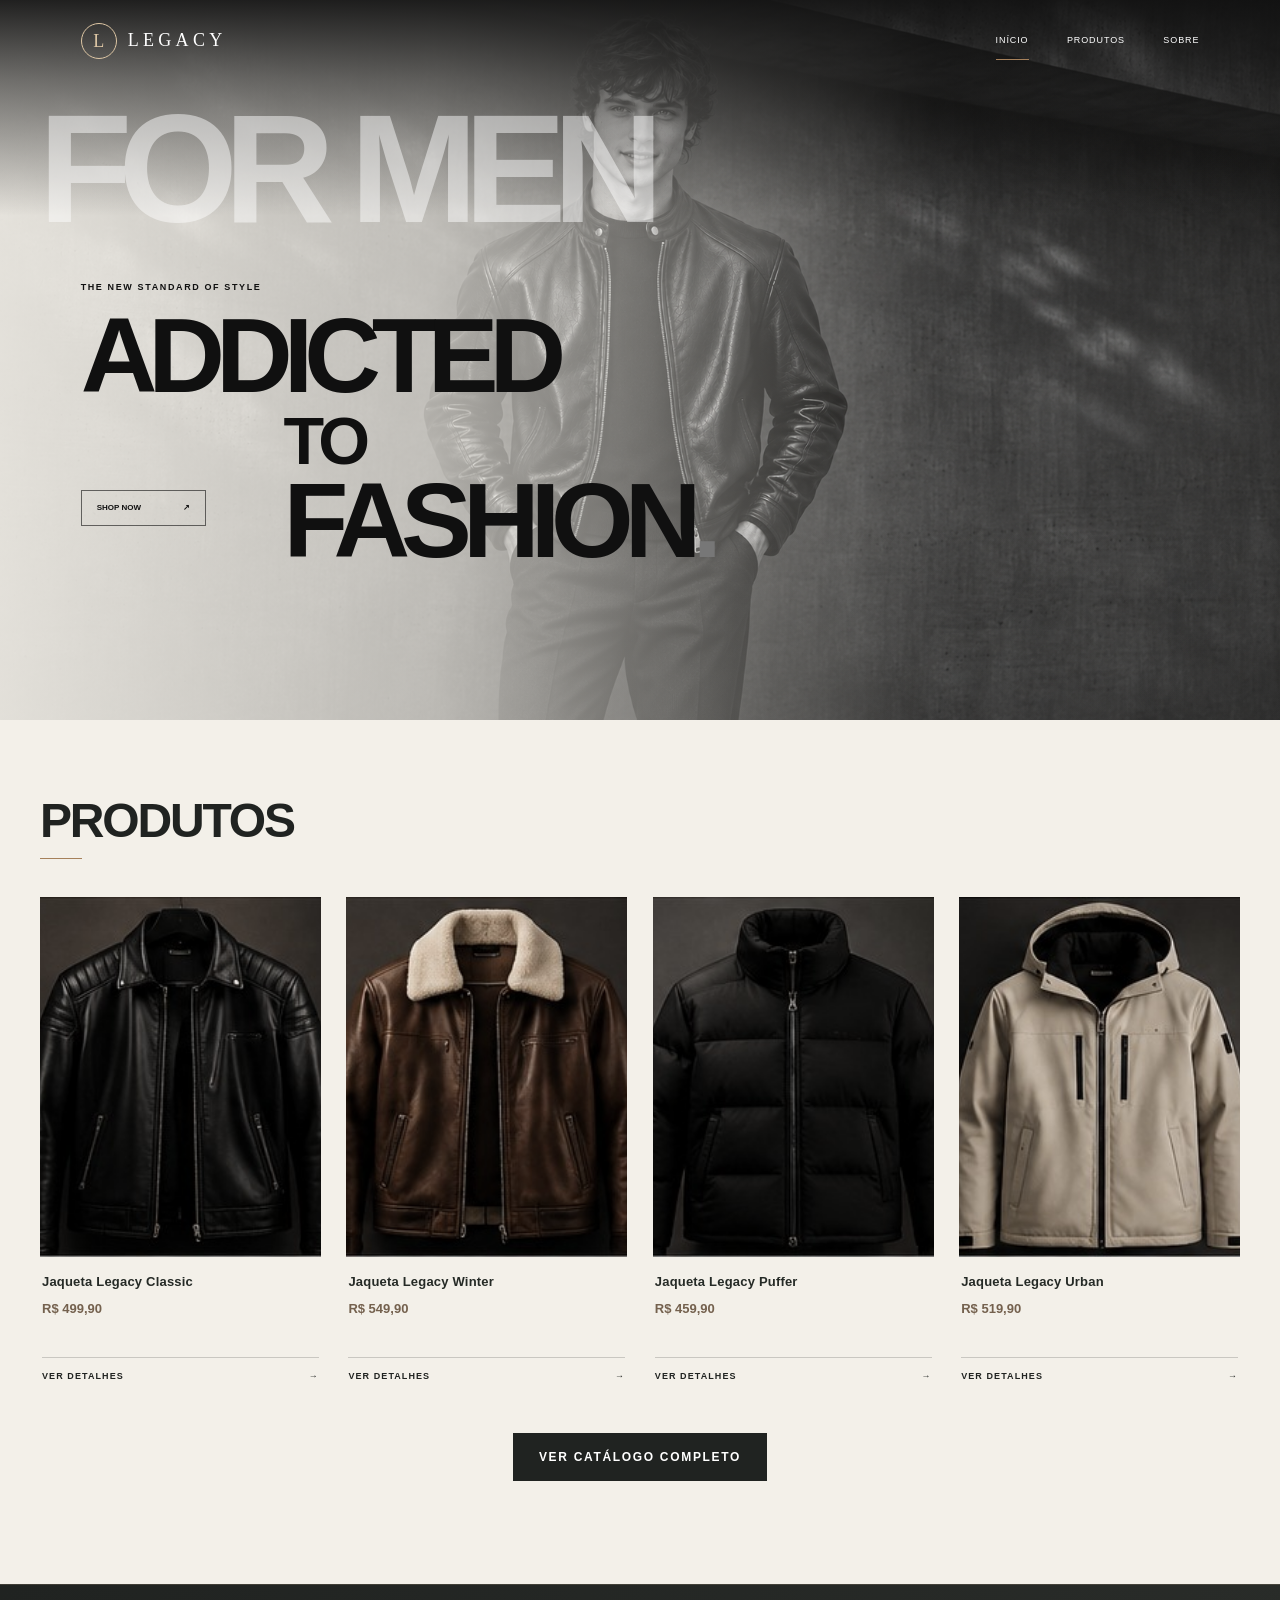
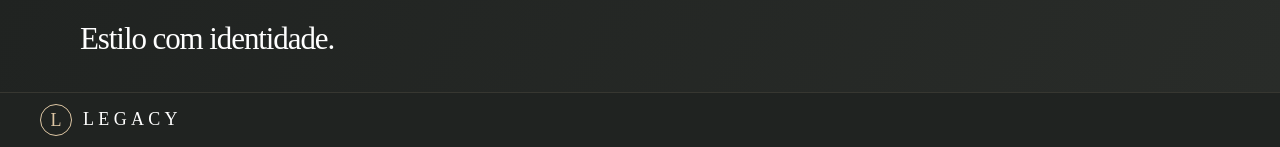
<file: index.html>
<!DOCTYPE html>
<html lang="pt-BR">
<head>
    <meta charset="UTF-8">
    <meta name="viewport" content="width=device-width, initial-scale=1.0">
    <meta name="description" content="Legacy — jaquetas com identidade e estilo.">
    <title>Legacy | Início</title>
    <link rel="stylesheet" href="css/style.css">
</head>
<body class="home-editorial">

    <!-- CABEÇALHO COMPARTILHADO -->
    <header class="cabecalho">
        <div class="container cabecalho-conteudo">
            <a class="marca" href="index.html" aria-label="Legacy - página inicial">
                <span class="marca-simbolo" aria-hidden="true">L</span>
                <span class="marca-nome">LEGACY</span>
            </a>

            <nav class="navegacao" aria-label="Navegação principal">
                <a class="link-menu ativo" href="index.html">Início</a>
                <a class="link-menu" href="catalogo.html">Produtos</a>
                <a class="link-menu" href="#sobre">Sobre</a>
            </nav>

        </div>
    </header>

    <main>
        <!-- DESTAQUE PRINCIPAL -->
        <section class="banner-inicial">
            <div class="banner-sombra"></div>
            <p class="home-ghost-title" aria-hidden="true">FOR MEN</p>
            <div class="home-hero-copy">
                <p class="home-hero-eyebrow">THE NEW STANDARD OF STYLE</p>
                <h1>ADDICTED</h1>
                <div class="home-title-bottom">
                    <span class="home-to">TO</span>
                    <span class="home-fashion">FASHION<span class="home-dot">.</span></span>
                </div>
            </div>
            <a class="home-hero-link" href="#produtos">SHOP NOW <span aria-hidden="true">↗</span></a>
        </section>

        <!-- PRODUTOS EM DESTAQUE -->
        <section class="secao-produtos" id="produtos">
            <div class="container">
                <div class="titulo-secao">
                    <h2>PRODUTOS</h2>
                </div>

                <div class="grade-produtos">
                    <article class="cartao-produto">
                        <a class="imagem-cartao" href="produto.html" aria-label="Ver detalhes da Jaqueta Legacy Classic">
                            <img src="imagens/jaqueta-legacy-classic.jpg" alt="Jaqueta Legacy Classic preta">
                        </a>
                        <div class="informacoes-cartao">
                            <h3>Jaqueta Legacy Classic</h3>
                            <p class="preco">R$ 499,90</p>
                            <a class="link-detalhes" href="produto.html">Ver detalhes <span aria-hidden="true">→</span></a>
                        </div>
                    </article>

                    <article class="cartao-produto">
                        <a class="imagem-cartao" href="produto.html" aria-label="Ver detalhes da Jaqueta Legacy Winter">
                            <img src="imagens/jaqueta-legacy-winter.jpg" alt="Jaqueta Legacy Winter marrom com gola clara">
                        </a>
                        <div class="informacoes-cartao">
                            <h3>Jaqueta Legacy Winter</h3>
                            <p class="preco">R$ 549,90</p>
                            <a class="link-detalhes" href="produto.html">Ver detalhes <span aria-hidden="true">→</span></a>
                        </div>
                    </article>

                    <article class="cartao-produto">
                        <a class="imagem-cartao" href="produto.html" aria-label="Ver detalhes da Jaqueta Legacy Puffer">
                            <img src="imagens/jaqueta-legacy-puffer.jpg" alt="Jaqueta Legacy Puffer preta">
                        </a>
                        <div class="informacoes-cartao">
                            <h3>Jaqueta Legacy Puffer</h3>
                            <p class="preco">R$ 459,90</p>
                            <a class="link-detalhes" href="produto.html">Ver detalhes <span aria-hidden="true">→</span></a>
                        </div>
                    </article>

                    <article class="cartao-produto">
                        <a class="imagem-cartao" href="produto.html" aria-label="Ver detalhes da Jaqueta Legacy Urban">
                            <img src="imagens/jaqueta-legacy-urban.jpg" alt="Jaqueta Legacy Urban bege com capuz">
                        </a>
                        <div class="informacoes-cartao">
                            <h3>Jaqueta Legacy Urban</h3>
                            <p class="preco">R$ 519,90</p>
                            <a class="link-detalhes" href="produto.html">Ver detalhes <span aria-hidden="true">→</span></a>
                        </div>
                    </article>
                </div>

                <div class="centralizar-link">
                    <a class="botao botao-escuro" href="catalogo.html">Ver catálogo completo</a>
                </div>
            </div>
        </section>

        <!-- APRESENTAÇÃO DA LOJA -->
        <section class="faixa-sobre" id="sobre">
            <div class="container faixa-sobre-conteudo">
                <h2>Estilo com identidade.</h2>
            </div>
        </section>
    </main>

    <!-- RODAPÉ COMPARTILHADO -->
    <footer class="rodape">
        <div class="container rodape-conteudo">
            <a class="marca marca-rodape" href="index.html">
                <span class="marca-simbolo" aria-hidden="true">L</span>
                <span class="marca-nome">LEGACY</span>
            </a>
        </div>
    </footer>

</body>
</html>
</file>
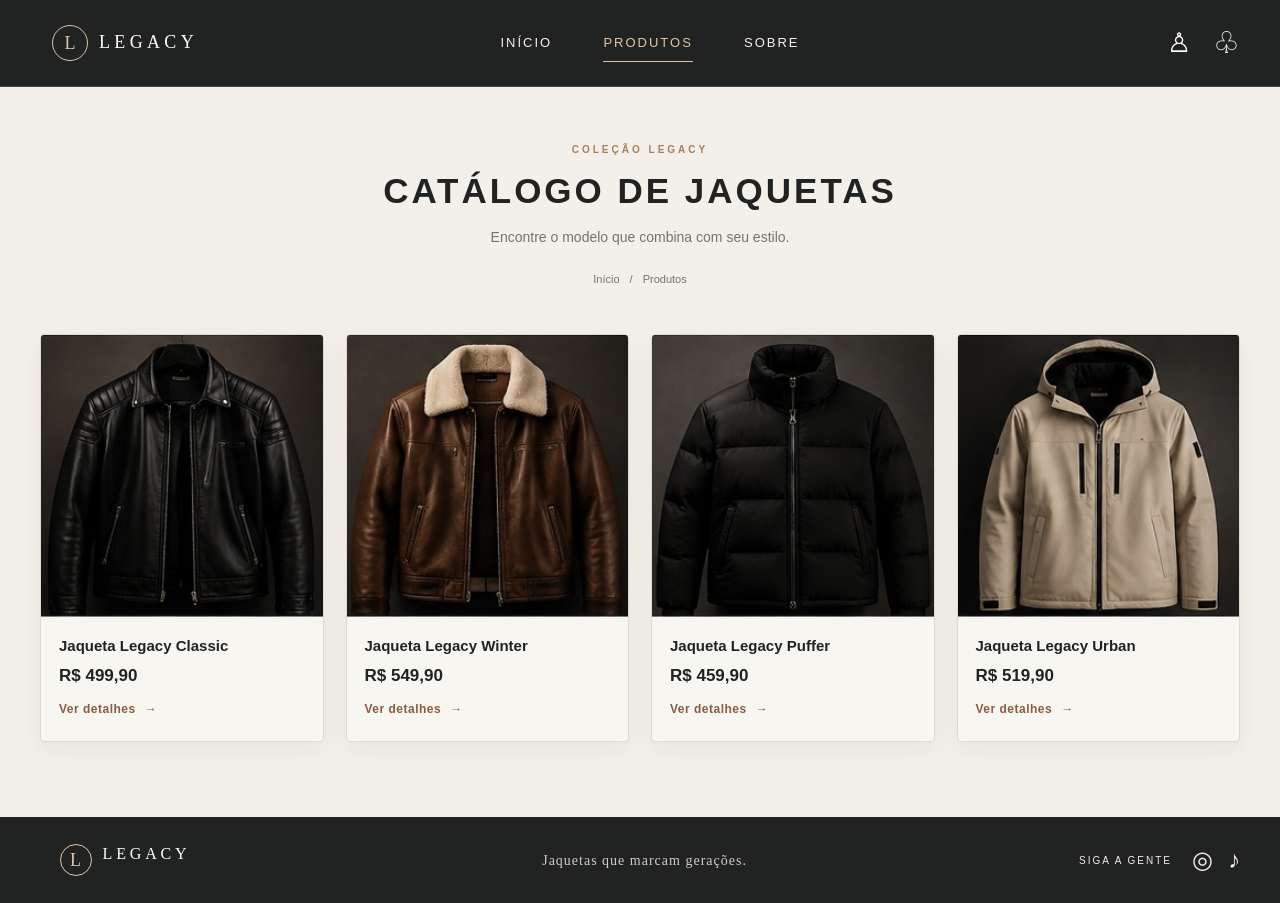
<file: catalogo.html>
<!DOCTYPE html>
<html lang="pt-BR">
<head>
    <meta charset="UTF-8">
    <meta name="viewport" content="width=device-width, initial-scale=1.0">
    <meta name="description" content="Conheça o catálogo de jaquetas Legacy.">
    <title>Legacy | Catálogo</title>
    <link rel="stylesheet" href="css/style.css">
</head>
<body>

    <header class="cabecalho">
        <div class="container cabecalho-conteudo">
            <a class="marca" href="index.html" aria-label="Legacy - página inicial">
                <span class="marca-simbolo" aria-hidden="true">L</span>
                <span class="marca-nome">LEGACY</span>
            </a>

            <nav class="navegacao" aria-label="Navegação principal">
                <a class="link-menu" href="index.html">Início</a>
                <a class="link-menu ativo" href="catalogo.html">Produtos</a>
                <a class="link-menu" href="index.html#sobre">Sobre</a>
            </nav>

            <div class="acoes-cabecalho" aria-label="Ícones decorativos">
                <span class="icone-cabecalho" aria-hidden="true">♙</span>
                <span class="icone-cabecalho sacola-icone" aria-hidden="true">♧</span>
            </div>
        </div>
    </header>

    <main>
        <section class="cabecalho-pagina">
            <div class="container">
                <p class="etiqueta-secao">COLEÇÃO LEGACY</p>
                <h1>CATÁLOGO DE JAQUETAS</h1>
                <p>Encontre o modelo que combina com seu estilo.</p>
                <nav class="migalhas" aria-label="Você está aqui">
                    <a href="index.html">Início</a>
                    <span aria-hidden="true">/</span>
                    <span>Produtos</span>
                </nav>
            </div>
        </section>

        <section class="secao-catalogo">
            <div class="container">
                <div class="grade-produtos">
                    <article class="cartao-produto">
                        <a class="imagem-cartao" href="produto.html" aria-label="Ver detalhes da Jaqueta Legacy Classic">
                            <img src="imagens/jaqueta-legacy-classic.jpg" alt="Jaqueta Legacy Classic preta">
                        </a>
                        <div class="informacoes-cartao">
                            <h2>Jaqueta Legacy Classic</h2>
                            <p class="preco">R$ 499,90</p>
                            <a class="link-detalhes" href="produto.html">Ver detalhes <span aria-hidden="true">→</span></a>
                        </div>
                    </article>

                    <article class="cartao-produto">
                        <a class="imagem-cartao" href="produto.html" aria-label="Ver detalhes da Jaqueta Legacy Winter">
                            <img src="imagens/jaqueta-legacy-winter.jpg" alt="Jaqueta Legacy Winter marrom com gola clara">
                        </a>
                        <div class="informacoes-cartao">
                            <h2>Jaqueta Legacy Winter</h2>
                            <p class="preco">R$ 549,90</p>
                            <a class="link-detalhes" href="produto.html">Ver detalhes <span aria-hidden="true">→</span></a>
                        </div>
                    </article>

                    <article class="cartao-produto">
                        <a class="imagem-cartao" href="produto.html" aria-label="Ver detalhes da Jaqueta Legacy Puffer">
                            <img src="imagens/jaqueta-legacy-puffer.jpg" alt="Jaqueta Legacy Puffer preta">
                        </a>
                        <div class="informacoes-cartao">
                            <h2>Jaqueta Legacy Puffer</h2>
                            <p class="preco">R$ 459,90</p>
                            <a class="link-detalhes" href="produto.html">Ver detalhes <span aria-hidden="true">→</span></a>
                        </div>
                    </article>

                    <article class="cartao-produto">
                        <a class="imagem-cartao" href="produto.html" aria-label="Ver detalhes da Jaqueta Legacy Urban">
                            <img src="imagens/jaqueta-legacy-urban.jpg" alt="Jaqueta Legacy Urban bege com capuz">
                        </a>
                        <div class="informacoes-cartao">
                            <h2>Jaqueta Legacy Urban</h2>
                            <p class="preco">R$ 519,90</p>
                            <a class="link-detalhes" href="produto.html">Ver detalhes <span aria-hidden="true">→</span></a>
                        </div>
                    </article>
                </div>
            </div>
        </section>
    </main>

    <footer class="rodape">
        <div class="container rodape-conteudo">
            <a class="marca marca-rodape" href="index.html">
                <span class="marca-simbolo" aria-hidden="true">L</span>
                <span class="marca-nome">LEGACY</span>
            </a>
            <p class="frase-rodape">Jaquetas que marcam gerações.</p>
            <div class="redes-rodape">
                <span>SIGA A GENTE</span>
                <span aria-label="Instagram">◎</span>
                <span aria-label="TikTok">♪</span>
            </div>
        </div>
    </footer>

</body>
</html>
</file>
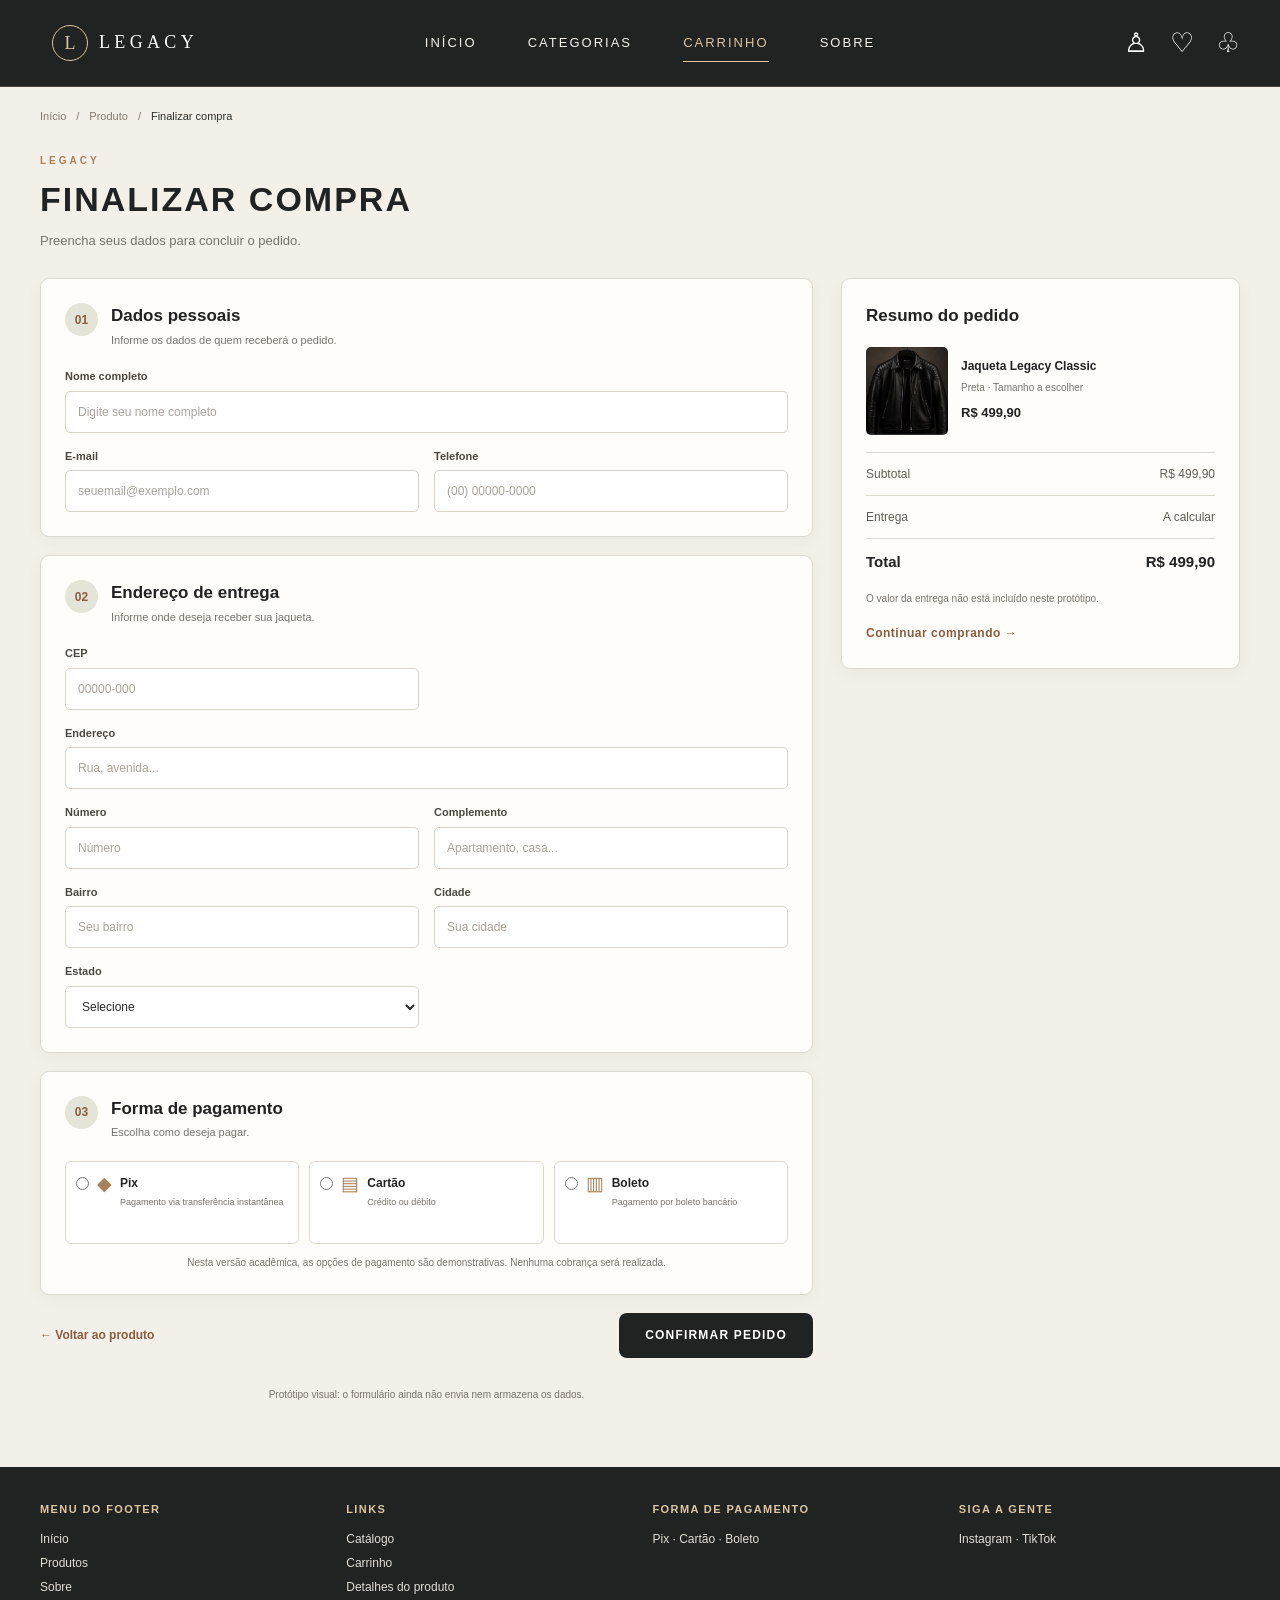
<file: compra.html>
<!DOCTYPE html>
<html lang="pt-BR">
<head>
    <meta charset="UTF-8">
    <meta name="viewport" content="width=device-width, initial-scale=1.0">
    <meta name="description" content="Finalização de compra da Legacy.">
    <title>Legacy | Finalizar compra</title>
    <link rel="stylesheet" href="css/style.css">
</head>
<body>

    <!-- CABEÇALHO -->
    <header class="cabecalho">
        <div class="container cabecalho-conteudo">
            <a class="marca" href="index.html" aria-label="Legacy - página inicial">
                <span class="marca-simbolo" aria-hidden="true">L</span>
                <span class="marca-nome">LEGACY</span>
            </a>

            <nav class="navegacao" aria-label="Navegação principal">
                <a class="link-menu" href="index.html">Início</a>
                <a class="link-menu" href="catalogo.html">Categorias</a>
                <a class="link-menu ativo" href="compra.html">Carrinho</a>
                <a class="link-menu" href="index.html#sobre">Sobre</a>
            </nav>

            <div class="acoes-cabecalho" aria-label="Ícones decorativos">
                <span class="icone-cabecalho" aria-hidden="true">♙</span>
                <span class="icone-cabecalho" aria-hidden="true">♡</span>
                <span class="icone-cabecalho" aria-hidden="true">♧</span>
            </div>
        </div>
    </header>

    <main>
        <section class="faixa-titulo-produto">
            <div class="container">
                <nav class="migalhas migalhas-esquerda" aria-label="Você está aqui">
                    <a href="index.html">Início</a>
                    <span aria-hidden="true">/</span>
                    <a href="produto.html">Produto</a>
                    <span aria-hidden="true">/</span>
                    <span>Finalizar compra</span>
                </nav>

                <div class="titulo-compra">
                    <p class="etiqueta-secao">LEGACY</p>
                    <h1>FINALIZAR COMPRA</h1>
                    <p>Preencha seus dados para concluir o pedido.</p>
                </div>
            </div>
        </section>

        <section class="secao-checkout">
            <div class="container checkout-layout">

                <!-- FORMULÁRIO -->
                <form class="formulario-checkout">

                    <section class="grupo-checkout">
                        <div class="titulo-grupo-checkout">
                            <span>01</span>
                            <div>
                                <h2>Dados pessoais</h2>
                                <p>Informe os dados de quem receberá o pedido.</p>
                            </div>
                        </div>

                        <div class="grade-campos">
                            <label class="campo-formulario campo-largo">
                                Nome completo
                                <input type="text" name="nome" placeholder="Digite seu nome completo">
                            </label>

                            <label class="campo-formulario">
                                E-mail
                                <input type="email" name="email" placeholder="seuemail@exemplo.com">
                            </label>

                            <label class="campo-formulario">
                                Telefone
                                <input type="tel" name="telefone" placeholder="(00) 00000-0000">
                            </label>
                        </div>
                    </section>

                    <section class="grupo-checkout">
                        <div class="titulo-grupo-checkout">
                            <span>02</span>
                            <div>
                                <h2>Endereço de entrega</h2>
                                <p>Informe onde deseja receber sua jaqueta.</p>
                            </div>
                        </div>

                        <div class="grade-campos">
                            <label class="campo-formulario">
                                CEP
                                <input type="text" name="cep" placeholder="00000-000">
                            </label>

                            <label class="campo-formulario campo-largo">
                                Endereço
                                <input type="text" name="endereco" placeholder="Rua, avenida...">
                            </label>

                            <label class="campo-formulario">
                                Número
                                <input type="text" name="numero" placeholder="Número">
                            </label>

                            <label class="campo-formulario">
                                Complemento
                                <input type="text" name="complemento" placeholder="Apartamento, casa...">
                            </label>

                            <label class="campo-formulario">
                                Bairro
                                <input type="text" name="bairro" placeholder="Seu bairro">
                            </label>

                            <label class="campo-formulario">
                                Cidade
                                <input type="text" name="cidade" placeholder="Sua cidade">
                            </label>

                            <label class="campo-formulario">
                                Estado
                                <select name="estado">
                                    <option value="">Selecione</option>
                                    <option>AC</option><option>AL</option><option>AP</option>
                                    <option>AM</option><option>BA</option><option>CE</option>
                                    <option>DF</option><option>ES</option><option>GO</option>
                                    <option>MA</option><option>MT</option><option>MS</option>
                                    <option>MG</option><option>PA</option><option>PB</option>
                                    <option>PR</option><option>PE</option><option>PI</option>
                                    <option>RJ</option><option>RN</option><option>RS</option>
                                    <option>RO</option><option>RR</option><option>SC</option>
                                    <option>SP</option><option>SE</option><option>TO</option>
                                </select>
                            </label>
                        </div>
                    </section>

                    <section class="grupo-checkout">
                        <div class="titulo-grupo-checkout">
                            <span>03</span>
                            <div>
                                <h2>Forma de pagamento</h2>
                                <p>Escolha como deseja pagar.</p>
                            </div>
                        </div>

                        <fieldset class="opcoes-pagamento">
                            <legend class="texto-escondido">Selecione uma forma de pagamento</legend>

                            <label class="opcao-pagamento">
                                <input type="radio" name="pagamento" value="pix">
                                <span class="pagamento-icone">◆</span>
                                <span>
                                    <strong>Pix</strong>
                                    <small>Pagamento via transferência instantânea</small>
                                </span>
                            </label>

                            <label class="opcao-pagamento">
                                <input type="radio" name="pagamento" value="cartao">
                                <span class="pagamento-icone">▤</span>
                                <span>
                                    <strong>Cartão</strong>
                                    <small>Crédito ou débito</small>
                                </span>
                            </label>

                            <label class="opcao-pagamento">
                                <input type="radio" name="pagamento" value="boleto">
                                <span class="pagamento-icone">▥</span>
                                <span>
                                    <strong>Boleto</strong>
                                    <small>Pagamento por boleto bancário</small>
                                </span>
                            </label>
                        </fieldset>

                        <p class="nota-prototipo">
                            Nesta versão acadêmica, as opções de pagamento são demonstrativas.
                            Nenhuma cobrança será realizada.
                        </p>
                    </section>

                    <div class="acoes-formulario">
                        <a class="link-voltar" href="produto.html">← Voltar ao produto</a>
                        <button class="botao botao-escuro" type="button">
                            Confirmar pedido
                        </button>
                    </div>

                    <p class="nota-prototipo">
                        Protótipo visual: o formulário ainda não envia nem armazena os dados.
                    </p>
                </form>

                <!-- RESUMO DO PEDIDO -->
                <aside class="resumo-pedido">
                    <h2>Resumo do pedido</h2>

                    <div class="produto-resumo">
                        <img src="imagens/jaqueta-legacy-classic.jpg" alt="Jaqueta Legacy Classic">
                        <div>
                            <h3>Jaqueta Legacy Classic</h3>
                            <p>Preta · Tamanho a escolher</p>
                            <strong>R$ 499,90</strong>
                        </div>
                    </div>

                    <div class="linha-resumo">
                        <span>Subtotal</span>
                        <span>R$ 499,90</span>
                    </div>

                    <div class="linha-resumo">
                        <span>Entrega</span>
                        <span>A calcular</span>
                    </div>

                    <div class="linha-resumo total-resumo">
                        <strong>Total</strong>
                        <strong>R$ 499,90</strong>
                    </div>

                    <p class="texto-resumo">
                        O valor da entrega não está incluído neste protótipo.
                    </p>

                    <a class="link-detalhes" href="catalogo.html">Continuar comprando →</a>
                </aside>

            </div>
        </section>
    </main>

    <!-- RODAPÉ -->
    <footer class="rodape rodape-completo">
        <div class="container rodape-colunas">
            <div>
                <h2>MENU DO FOOTER</h2>
                <a href="index.html">Início</a>
                <a href="catalogo.html">Produtos</a>
                <a href="index.html#sobre">Sobre</a>
            </div>

            <div>
                <h2>LINKS</h2>
                <a href="catalogo.html">Catálogo</a>
                <a href="compra.html">Carrinho</a>
                <a href="produto.html">Detalhes do produto</a>
            </div>

            <div>
                <h2>FORMA DE PAGAMENTO</h2>
                <p>Pix · Cartão · Boleto</p>
            </div>

            <div>
                <h2>SIGA A GENTE</h2>
                <p>Instagram · TikTok</p>
            </div>
        </div>
    </footer>

</body>
</html>
</file>
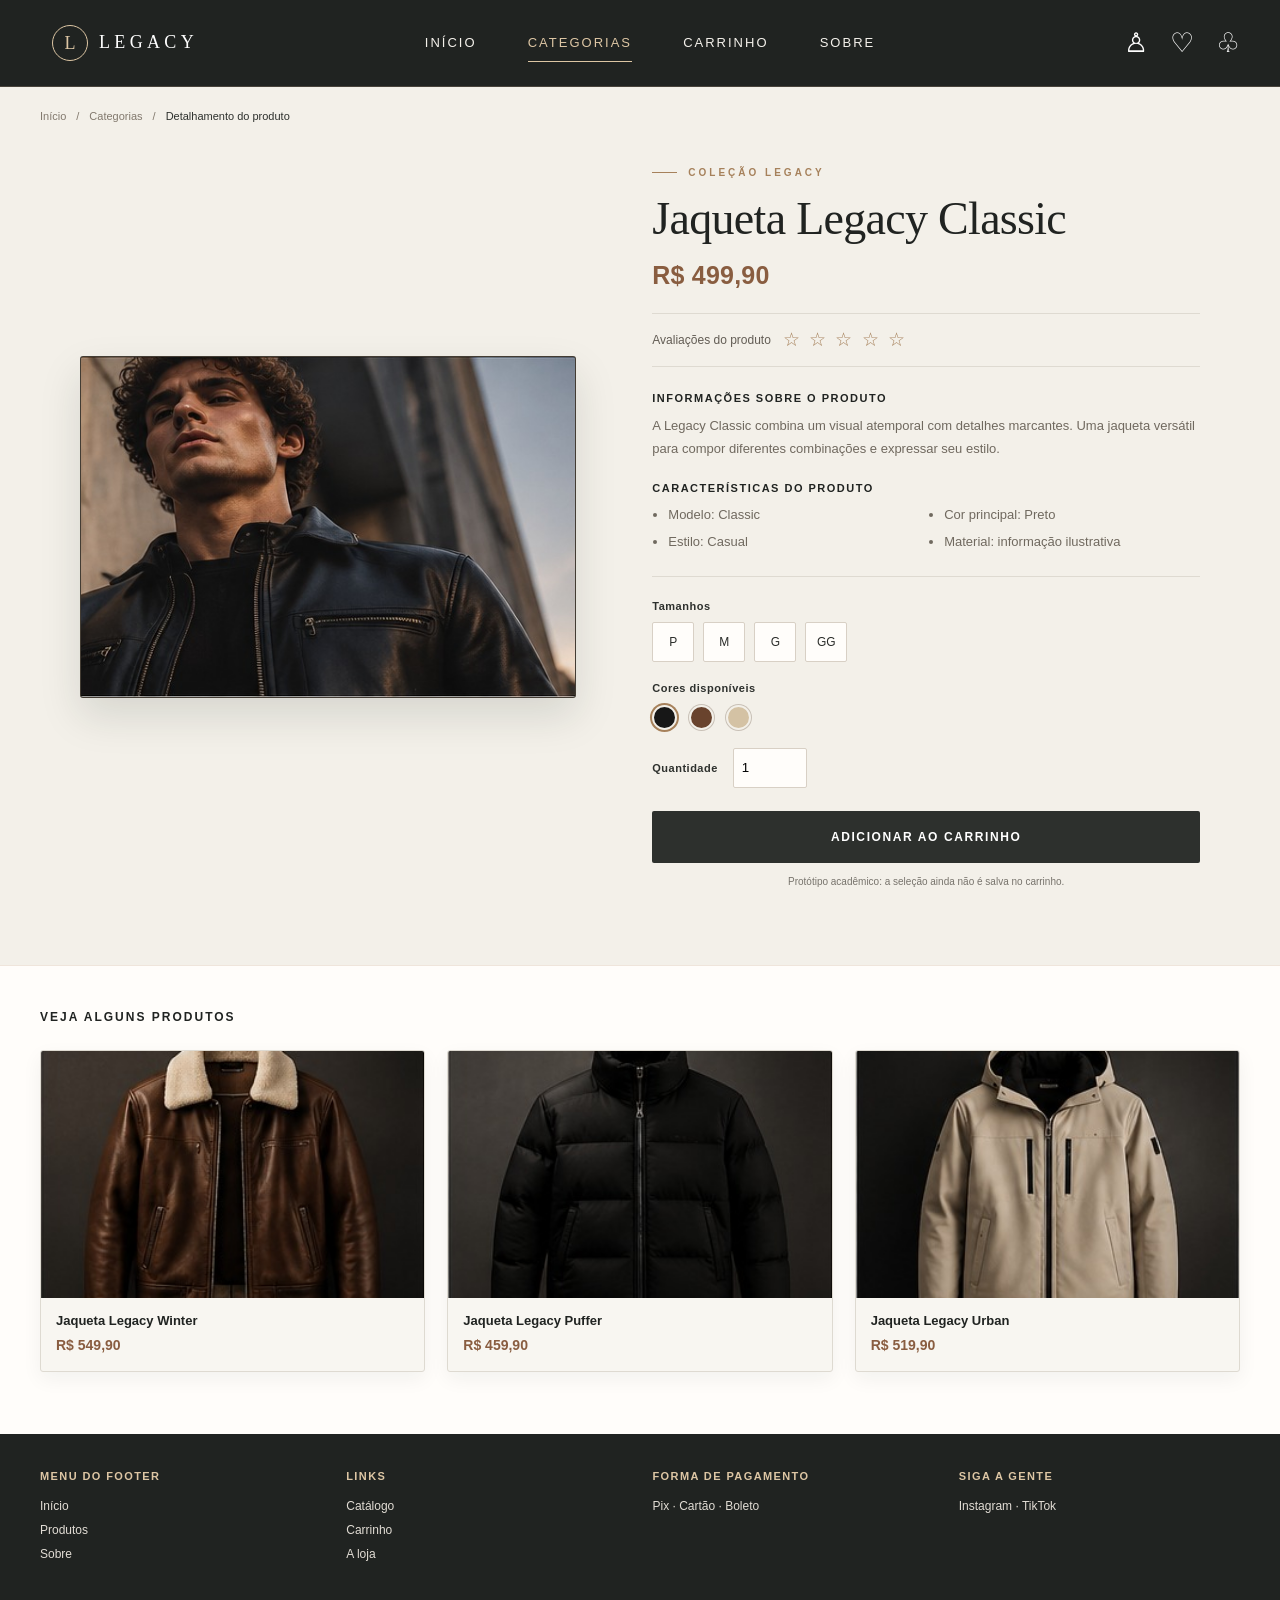
<file: produto.html>
<!DOCTYPE html>
<html lang="pt-BR">
<head>
    <meta charset="UTF-8">
    <meta name="viewport" content="width=device-width, initial-scale=1.0">
    <meta name="description" content="Detalhes da Jaqueta Legacy Classic.">
    <title>Legacy | Detalhamento do produto</title>
    <link rel="stylesheet" href="css/style.css">
</head>
<body>

    <!-- CABEÇALHO -->
    <header class="cabecalho">
        <div class="container cabecalho-conteudo">
            <a class="marca" href="index.html" aria-label="Legacy - página inicial">
                <span class="marca-simbolo" aria-hidden="true">L</span>
                <span class="marca-nome">LEGACY</span>
            </a>

            <nav class="navegacao" aria-label="Navegação principal">
                <a class="link-menu" href="index.html">Início</a>
                <a class="link-menu ativo" href="catalogo.html">Categorias</a>
                <a class="link-menu" href="compra.html">Carrinho</a>
                <a class="link-menu" href="index.html#sobre">Sobre</a>
            </nav>

            <div class="acoes-cabecalho" aria-label="Ícones decorativos">
                <span class="icone-cabecalho" aria-hidden="true">♙</span>
                <span class="icone-cabecalho" aria-hidden="true">♡</span>
                <span class="icone-cabecalho" aria-hidden="true">♧</span>
            </div>
        </div>
    </header>

    <main>
        <!-- CAMINHO DA PÁGINA -->
        <section class="faixa-titulo-produto">
            <div class="container">
                <nav class="migalhas migalhas-esquerda" aria-label="Você está aqui">
                    <a href="index.html">Início</a>
                    <span aria-hidden="true">/</span>
                    <a href="catalogo.html">Categorias</a>
                    <span aria-hidden="true">/</span>
                    <span>Detalhamento do produto</span>
                </nav>
            </div>
        </section>

        <!-- DETALHAMENTO DO PRODUTO -->
        <section class="detalhamento-wireframe">
            <div class="container">
                <div class="produto-detalhe-layout">

                    <div class="produto-foto-principal">
                        <img src="imagens/banner-modelo.jpg"
                             alt="Modelo vestindo a Jaqueta Legacy Classic preta">
                    </div>

                    <div class="produto-dados">
                        <p class="etiqueta-secao">COLEÇÃO LEGACY</p>
                        <h1>Jaqueta Legacy Classic</h1>
                        <p class="preco preco-principal">R$ 499,90</p>

                        <div class="avaliacao-produto">
                            <span class="titulo-campo">Avaliações do produto</span>
                            <div class="estrelas" aria-label="Área ilustrativa para avaliação">
                                ☆ ☆ ☆ ☆ ☆
                            </div>
                        </div>

                        <div class="bloco-informacao">
                            <h2>Informações sobre o produto</h2>
                            <p>
                                A Legacy Classic combina um visual atemporal com detalhes
                                marcantes. Uma jaqueta versátil para compor diferentes
                                combinações e expressar seu estilo.
                            </p>
                        </div>

                        <div class="bloco-informacao">
                            <h2>Características do produto</h2>
                            <ul class="lista-caracteristicas">
                                <li>Modelo: Classic</li>
                                <li>Cor principal: Preto</li>
                                <li>Estilo: Casual</li>
                                <li>Material: informação ilustrativa</li>
                            </ul>
                        </div>

                        <form class="opcoes-produto">
                            <fieldset class="campo-escolha">
                                <legend>Tamanhos</legend>
                                <div class="opcoes-tamanho">
                                    <label><input type="radio" name="tamanho" value="P"><span>P</span></label>
                                    <label><input type="radio" name="tamanho" value="M"><span>M</span></label>
                                    <label><input type="radio" name="tamanho" value="G"><span>G</span></label>
                                    <label><input type="radio" name="tamanho" value="GG"><span>GG</span></label>
                                </div>
                            </fieldset>

                            <fieldset class="campo-escolha">
                                <legend>Cores disponíveis</legend>
                                <div class="opcoes-cor">
                                    <label class="cor-opcao">
                                        <input type="radio" name="cor" value="Preto" checked>
                                        <span class="amostra-cor cor-preta" aria-label="Preto"></span>
                                    </label>
                                    <label class="cor-opcao">
                                        <input type="radio" name="cor" value="Marrom">
                                        <span class="amostra-cor cor-marrom" aria-label="Marrom"></span>
                                    </label>
                                    <label class="cor-opcao">
                                        <input type="radio" name="cor" value="Bege">
                                        <span class="amostra-cor cor-bege" aria-label="Bege"></span>
                                    </label>
                                </div>
                            </fieldset>

                            <div class="campo-quantidade">
                                <label for="quantidade">Quantidade</label>
                                <input type="number" id="quantidade" name="quantidade" min="1" max="10" value="1">
                            </div>
                        </form>

                        <a class="botao botao-escuro botao-comprar" href="compra.html">
                            Adicionar ao carrinho
                        </a>
                        <p class="nota-prototipo">
                            Protótipo acadêmico: a seleção ainda não é salva no carrinho.
                        </p>
                    </div>
                </div>
            </div>
        </section>

        <!-- PRODUTOS RELACIONADOS -->
        <section class="produtos-relacionados">
            <div class="container">
                <h2>VEJA ALGUNS PRODUTOS</h2>

                <div class="grade-relacionados">
                    <article class="cartao-relacionado">
                        <img src="imagens/jaqueta-legacy-winter.jpg" alt="Jaqueta Legacy Winter">
                        <div>
                            <h3>Jaqueta Legacy Winter</h3>
                            <p>R$ 549,90</p>
                        </div>
                    </article>

                    <article class="cartao-relacionado">
                        <img src="imagens/jaqueta-legacy-puffer.jpg" alt="Jaqueta Legacy Puffer">
                        <div>
                            <h3>Jaqueta Legacy Puffer</h3>
                            <p>R$ 459,90</p>
                        </div>
                    </article>

                    <article class="cartao-relacionado">
                        <img src="imagens/jaqueta-legacy-urban.jpg" alt="Jaqueta Legacy Urban">
                        <div>
                            <h3>Jaqueta Legacy Urban</h3>
                            <p>R$ 519,90</p>
                        </div>
                    </article>
                </div>
            </div>
        </section>
    </main>

    <!-- RODAPÉ -->
    <footer class="rodape rodape-completo">
        <div class="container rodape-colunas">
            <div>
                <h2>MENU DO FOOTER</h2>
                <a href="index.html">Início</a>
                <a href="catalogo.html">Produtos</a>
                <a href="index.html#sobre">Sobre</a>
            </div>

            <div>
                <h2>LINKS</h2>
                <a href="catalogo.html">Catálogo</a>
                <a href="compra.html">Carrinho</a>
                <a href="index.html#sobre">A loja</a>
            </div>

            <div>
                <h2>FORMA DE PAGAMENTO</h2>
                <p>Pix · Cartão · Boleto</p>
            </div>

            <div>
                <h2>SIGA A GENTE</h2>
                <p>Instagram · TikTok</p>
            </div>
        </div>
    </footer>

</body>
</html>
</file>
<file: css/style.css>
/* =========================================================
   LEGACY — ESTILOS COMPARTILHADOS
   Projeto didático: somente HTML e CSS, sem JavaScript.
   ========================================================= */

:root {
    --preto: #202321;
    --preto-suave: #2d302d;
    --dourado: #a6815b;
    --dourado-claro: #ddc6a4;
    --creme: #f3f0e9;
    --branco: #ffffff;
    --texto: #2a2c29;
    --texto-suave: #77736c;
    --borda: #dedad1;
}

* {
    margin: 0;
    padding: 0;
    box-sizing: border-box;
}

html {
    scroll-behavior: smooth;
}

body {
    font-family: Arial, Helvetica, sans-serif;
    color: var(--texto);
    background-color: var(--creme);
    line-height: 1.5;
}

img {
    display: block;
    max-width: 100%;
}

a {
    color: inherit;
    text-decoration: none;
}

button {
    font: inherit;
}

.container {
    width: min(1200px, calc(100% - 48px));
    margin: 0 auto;
}

/* CABEÇALHO */

.cabecalho {
    background-color: var(--preto);
    color: var(--branco);
    min-height: 86px;
    position: relative;
    z-index: 2;
    border-bottom: 1px solid rgba(213, 184, 150, 0.22);
}

.cabecalho-conteudo {
    min-height: 86px;
    display: flex;
    align-items: center;
    justify-content: space-between;
    gap: 30px;
}

.marca {
    display: inline-flex;
    flex-direction: row;
    align-items: center;
    justify-content: center;
    min-width: 170px;
    gap: 11px;
    color: var(--branco);
}

.marca-simbolo {
    display: grid;
    width: 36px;
    height: 36px;
    flex: 0 0 36px;
    place-items: center;
    border: 1px solid var(--dourado-claro);
    border-radius: 50%;
    color: var(--dourado-claro);
    font-family: Georgia, "Times New Roman", serif;
    font-size: 18px;
    font-weight: 500;
    line-height: 1;
}

.marca-nome {
    font-family: Georgia, "Times New Roman", serif;
    font-size: 18px;
    letter-spacing: 0.24em;
    line-height: 1.2;
}

.navegacao {
    display: flex;
    align-items: center;
    justify-content: center;
    gap: clamp(34px, 4vw, 62px);
}

.link-menu {
    position: relative;
    display: inline-flex;
    align-items: center;
    min-height: 42px;
    color: #f4f1eb;
    font-size: 13px;
    letter-spacing: 2px;
    text-transform: uppercase;
    transition: color 0.25s ease;
}

.link-menu::after {
    position: absolute;
    right: 0;
    bottom: 2px;
    left: 0;
    height: 1px;
    background-color: var(--dourado-claro);
    content: "";
    transform: scaleX(0);
    transform-origin: left;
    transition: transform 0.28s ease;
}

.link-menu:hover,
.link-menu:focus-visible,
.link-menu.ativo {
    color: var(--dourado-claro);
}

.link-menu:hover::after,
.link-menu:focus-visible::after,
.link-menu.ativo::after {
    transform: scaleX(1);
}

.link-menu:focus-visible {
    outline: 2px solid var(--dourado-claro);
    outline-offset: 5px;
}

.acoes-cabecalho {
    display: flex;
    align-items: center;
    justify-content: flex-end;
    gap: 22px;
    min-width: 150px;
}

.icone-cabecalho {
    color: var(--branco);
    font-size: 27px;
    line-height: 1;
}

.sacola-icone {
    font-size: 30px;
}

/* BOTÕES E ELEMENTOS DE TEXTO */

.botao {
    display: inline-flex;
    align-items: center;
    justify-content: center;
    gap: 16px;
    min-height: 48px;
    padding: 0 25px;
    border: 1px solid transparent;
    border-radius: 8px;
    font-size: 12px;
    font-weight: 700;
    letter-spacing: 1.2px;
    text-transform: uppercase;
    transition: background-color 0.2s ease, color 0.2s ease;
}

.botao-dourado {
    background-color: var(--dourado);
    color: var(--branco);
}

.botao-dourado:hover {
    background-color: var(--dourado-claro);
}

.botao-escuro {
    background-color: var(--preto);
    color: var(--branco);
}

.botao-escuro:hover {
    background-color: #3b5146;
}

.etiqueta-secao {
    color: var(--dourado);
    font-size: 10px;
    font-weight: 700;
    letter-spacing: 3px;
    text-transform: uppercase;
}

/* PÁGINA INICIAL — BANNER */

.banner-inicial {
    aspect-ratio: 16 / 9;
    height: auto;
    min-height: 0;
    position: relative;
    display: flex;
    align-items: center;
    color: var(--branco);
    background-image: url("../imagens/hero-legacy-campaign.png");
    background-position: center top;
    background-size: cover;
    background-repeat: no-repeat;
    background-color: var(--preto-suave);
}

.banner-sombra {
    position: absolute;
    inset: 0;
    background: linear-gradient(
        90deg,
        rgba(20, 32, 27, 0.72) 0%,
        rgba(20, 32, 27, 0.36) 37%,
        rgba(20, 32, 27, 0.02) 78%
    );
}

.banner-conteudo {
    position: relative;
    z-index: 1;
    padding-top: 45px;
    padding-bottom: 45px;
}

.sobrelinha {
    color: var(--dourado-claro);
    font-size: 13px;
    font-weight: 700;
    letter-spacing: 7px;
    margin-bottom: 16px;
}

.banner-conteudo h1 {
    max-width: 570px;
    font-family: Georgia, "Times New Roman", serif;
    font-size: clamp(38px, 5vw, 65px);
    font-weight: 400;
    line-height: 1.04;
    letter-spacing: 1px;
    text-transform: uppercase;
}

.banner-descricao {
    max-width: 390px;
    margin: 20px 0 27px;
    color: #ece8df;
    font-size: 16px;
}

/* TÍTULOS DAS SEÇÕES */

.secao-produtos {
    padding: 72px 0 78px;
    background-color: var(--creme);
}

.titulo-secao {
    text-align: center;
    margin-bottom: 38px;
}

.titulo-secao .etiqueta-secao {
    margin-bottom: 7px;
}

.titulo-secao h2 {
    color: var(--preto);
    font-size: 29px;
    font-weight: 700;
    letter-spacing: 5px;
}

.titulo-secao h2::after {
    display: block;
    width: 42px;
    height: 1px;
    margin: 13px auto 0;
    background-color: var(--dourado);
    content: "";
}

/* CARTÕES DE PRODUTO */

.grade-produtos {
    display: grid;
    grid-template-columns: repeat(4, minmax(0, 1fr));
    gap: 22px;
}

.cartao-produto {
    overflow: hidden;
    background-color: #f8f6f1;
    border: 1px solid var(--borda);
    border-radius: 4px;
    box-shadow: 0 8px 24px rgba(26, 40, 33, 0.055);
    transition: transform 0.3s ease, box-shadow 0.3s ease;
}

.cartao-produto:hover {
    transform: translateY(-5px);
    box-shadow: 0 16px 30px rgba(26, 40, 33, 0.12);
}

.imagem-cartao {
    display: block;
    overflow: hidden;
    background-color: #e0ded6;
    aspect-ratio: 1 / 1;
}

.imagem-cartao img {
    width: 100%;
    height: 100%;
    object-fit: cover;
    transition: transform 0.3s ease;
}

.cartao-produto:hover .imagem-cartao img {
    transform: scale(1.035);
}

.informacoes-cartao {
    padding: 19px 18px 21px;
}

.informacoes-cartao h2,
.informacoes-cartao h3 {
    color: var(--preto);
    font-size: 15px;
    font-weight: 700;
    line-height: 1.35;
    margin-bottom: 7px;
}

.preco {
    color: var(--preto);
    font-size: 17px;
    font-weight: 700;
}

.link-detalhes {
    display: inline-flex;
    align-items: center;
    gap: 9px;
    margin-top: 12px;
    color: #895d40;
    font-size: 12px;
    font-weight: 700;
    letter-spacing: 0.5px;
    transition: color 0.2s ease;
}

.link-detalhes:hover {
    color: var(--preto);
}

.centralizar-link {
    display: flex;
    justify-content: center;
    margin-top: 34px;
}

/* APRESENTAÇÃO DA LOJA */

.faixa-sobre {
    padding: 72px 0 76px;
    color: var(--branco);
    background-color: var(--preto-suave);
    text-align: center;
}

.faixa-sobre-conteudo {
    max-width: 720px;
}

.faixa-sobre .etiqueta-secao {
    color: var(--dourado-claro);
}

.faixa-sobre-conteudo::before {
    display: block;
    width: 42px;
    height: 1px;
    margin: 0 auto 22px;
    background-color: var(--dourado);
    content: "";
}

.faixa-sobre h2 {
    margin: 12px 0;
    font-family: Georgia, "Times New Roman", serif;
    font-size: clamp(28px, 4vw, 42px);
    font-weight: 400;
    line-height: 1.15;
}

.faixa-sobre p:last-child {
    max-width: 600px;
    margin: 0 auto;
    color: #d2ccc3;
    font-size: 14px;
}

/* PÁGINAS INTERNAS — TÍTULO E CAMINHO */

.cabecalho-pagina {
    padding: 55px 0 35px;
    background-color: var(--creme);
    text-align: center;
}

.cabecalho-pagina h1 {
    margin: 8px 0 9px;
    color: var(--preto);
    font-size: clamp(25px, 4vw, 35px);
    letter-spacing: 3px;
}

.cabecalho-pagina > .container > p:not(.etiqueta-secao) {
    color: var(--texto-suave);
    font-size: 14px;
}

.migalhas {
    display: flex;
    justify-content: center;
    align-items: center;
    gap: 10px;
    margin-top: 23px;
    color: var(--texto-suave);
    font-size: 11px;
}

.migalhas a:hover {
    color: var(--dourado);
}

/* CATÁLOGO */

.secao-catalogo {
    padding: 12px 0 75px;
    background-color: var(--creme);
}

/* DETALHAMENTO DOS PRODUTOS */

.secao-detalhes {
    padding: 20px 0 75px;
    background-color: var(--creme);
}

.detalhe-produto {
    display: grid;
    grid-template-columns: minmax(0, 1.05fr) minmax(0, 0.95fr);
    align-items: center;
    gap: clamp(30px, 6vw, 75px);
    padding: 45px 0;
    border-bottom: 1px solid var(--borda);
    scroll-margin-top: 25px;
}

.detalhe-produto:last-of-type {
    border-bottom: 0;
}

.detalhe-invertido .detalhe-imagem {
    order: 2;
}

.detalhe-invertido .detalhe-informacoes {
    order: 1;
}

.detalhe-imagem {
    overflow: hidden;
    border-radius: 12px;
    background-color: #ded9d1;
    box-shadow: 0 10px 28px rgba(26, 40, 33, 0.09);
}

.detalhe-imagem img {
    width: 100%;
    aspect-ratio: 1 / 1;
    object-fit: cover;
}

.detalhe-informacoes h2 {
    margin: 9px 0 8px;
    color: var(--preto);
    font-family: Georgia, "Times New Roman", serif;
    font-size: clamp(27px, 3.5vw, 39px);
    font-weight: 400;
    line-height: 1.15;
}

.preco-detalhe {
    margin: 14px 0 18px;
    font-size: 23px;
}

.descricao-produto {
    max-width: 490px;
    margin-bottom: 20px;
    color: #5e5952;
    font-size: 14px;
    line-height: 1.8;
}

.lista-caracteristicas {
    display: grid;
    gap: 9px;
    margin: 0 0 18px;
    padding-left: 18px;
    color: #514c45;
    font-size: 13px;
}

.lista-caracteristicas strong {
    color: var(--preto);
}

.aviso-prototipo {
    margin-bottom: 15px;
    color: var(--texto-suave);
    font-size: 11px;
    font-style: italic;
}

.botao-indisponivel {
    cursor: not-allowed;
    opacity: 0.55;
}

.voltar-catalogo {
    padding-top: 15px;
}

/* RODAPÉ */

.rodape {
    padding: 25px 0;
    color: var(--branco);
    background-color: var(--preto);
}

.rodape-conteudo {
    display: flex;
    align-items: center;
    justify-content: space-between;
    gap: 25px;
}

.marca-rodape {
    align-items: flex-start;
}

.marca-rodape .marca-simbolo {
    width: 32px;
    height: 32px;
    flex-basis: 32px;
}

.marca-rodape .marca-nome {
    font-size: 16px;
}

.frase-rodape {
    color: #d2ccc3;
    font-family: Georgia, "Times New Roman", serif;
    font-size: 14px;
    letter-spacing: 1px;
}

.redes-rodape {
    display: flex;
    align-items: center;
    gap: 15px;
    color: #f1eee8;
}

.redes-rodape span:first-child {
    margin-right: 5px;
    font-size: 10px;
    letter-spacing: 2px;
}

.redes-rodape span:not(:first-child) {
    font-size: 24px;
}

/* RESPONSIVIDADE */

@media (max-width: 900px) {
    .navegacao {
        gap: 25px;
    }

    .grade-produtos {
        grid-template-columns: repeat(2, minmax(0, 1fr));
    }

    .detalhe-produto {
        gap: 30px;
    }
}

@media (max-width: 650px) {
    .container {
        width: min(100% - 32px, 520px);
    }

    .cabecalho-conteudo {
        min-height: auto;
        padding-top: 15px;
        padding-bottom: 15px;
        flex-wrap: wrap;
        gap: 17px;
    }

    .marca {
        min-width: auto;
        align-items: flex-start;
    }

    .marca-simbolo {
        font-size: 19px;
    }

    .marca-nome {
        font-size: 16px;
        letter-spacing: 5px;
    }

    .cabecalho {
        min-height: auto;
    }

    .navegacao {
        order: 3;
        width: 100%;
        justify-content: center;
        gap: clamp(18px, 7vw, 40px);
        padding-top: 8px;
    }

    .link-menu {
        font-size: 11px;
        letter-spacing: 1.2px;
    }

    .acoes-cabecalho {
        min-width: auto;
        gap: 14px;
    }

    .icone-cabecalho {
        font-size: 22px;
    }

    .banner-inicial {
        height: clamp(360px, 56svh, 460px);
        min-height: 360px;
        aspect-ratio: auto;
        background-size: auto 100%;
        background-position: center center;
    }

    .banner-sombra {
        background: linear-gradient(
            90deg,
            rgba(20, 32, 27, 0.82) 0%,
            rgba(20, 32, 27, 0.56) 58%,
            rgba(20, 32, 27, 0.18) 100%
        );
    }

    .banner-conteudo h1 {
        font-size: 42px;
    }

    .banner-descricao {
        max-width: 280px;
        font-size: 14px;
    }

    .secao-produtos {
        padding: 42px 0 48px;
    }

    .titulo-secao {
        margin-bottom: 27px;
    }

    .titulo-secao h2 {
        font-size: 24px;
    }

    .grade-produtos {
        gap: 13px;
    }

    .informacoes-cartao {
        padding: 12px;
    }

    .informacoes-cartao h2,
    .informacoes-cartao h3 {
        font-size: 13px;
    }

    .preco {
        font-size: 15px;
    }

    .cabecalho-pagina {
        padding: 40px 0 27px;
    }

    .cabecalho-pagina h1 {
        font-size: 24px;
    }

    .detalhe-produto {
        grid-template-columns: 1fr;
        gap: 23px;
        padding: 32px 0;
    }

    .detalhe-invertido .detalhe-imagem,
    .detalhe-invertido .detalhe-informacoes {
        order: initial;
    }

    .detalhe-informacoes h2 {
        font-size: 30px;
    }

    .rodape-conteudo {
        flex-direction: column;
        text-align: center;
    }

    .marca-rodape {
        align-items: center;
    }

    .redes-rodape {
        justify-content: center;
    }
}

@media (prefers-reduced-motion: reduce) {
    *,
    *::before,
    *::after {
        scroll-behavior: auto !important;
        transition-duration: 0.01ms !important;
        animation-duration: 0.01ms !important;
        animation-iteration-count: 1 !important;
    }
}

@media (max-width: 390px) {
    .grade-produtos {
        grid-template-columns: 1fr;
    }

    .imagem-cartao {
        aspect-ratio: 1.15 / 1;
    }

    .banner-conteudo h1 {
        font-size: 35px;
    }

    .navegacao {
        gap: 16px;
    }
}


/* =========================================================
   PÁGINA DE DETALHAMENTO — LAYOUT DO PROTÓTIPO
   ========================================================= */

.faixa-titulo-produto {
    padding: 14px 0 0;
    background-color: var(--creme);
}

.migalhas-esquerda {
    justify-content: flex-start;
    margin-top: 0;
}

.detalhamento-wireframe {
    padding: 28px 0 48px;
    background-color: var(--creme);
}

.produto-detalhe-layout {
    display: grid;
    grid-template-columns: minmax(0, 0.95fr) minmax(0, 1.05fr);
    align-items: start;
    gap: clamp(30px, 6vw, 75px);
    max-width: 1080px;
    margin: 0 auto;
}

.produto-foto-principal {
    overflow: hidden;
    border-radius: 10px;
    background-color: #e5e0d8;
    box-shadow: 0 8px 25px rgba(26, 40, 33, 0.08);
}

.produto-foto-principal img {
    width: 100%;
    aspect-ratio: 0.92 / 1;
    object-fit: cover;
}

.produto-dados h1 {
    margin: 5px 0 4px;
    color: var(--preto);
    font-family: Georgia, "Times New Roman", serif;
    font-size: clamp(28px, 3.3vw, 39px);
    font-weight: 400;
    line-height: 1.15;
}

.preco-principal {
    margin-bottom: 19px;
    font-size: 22px;
}

.avaliacao-produto {
    margin-bottom: 18px;
}

.titulo-campo,
.campo-escolha legend,
.campo-quantidade label {
    display: block;
    margin-bottom: 8px;
    color: #514c45;
    font-size: 12px;
    font-weight: 700;
}

.estrelas {
    color: var(--dourado);
    font-size: 22px;
    letter-spacing: 3px;
}

.bloco-informacao {
    margin: 16px 0;
}

.bloco-informacao h2 {
    margin-bottom: 6px;
    color: var(--preto);
    font-size: 13px;
    font-weight: 700;
    text-transform: uppercase;
    letter-spacing: 0.8px;
}

.bloco-informacao p,
.bloco-informacao li {
    color: #625c54;
    font-size: 13px;
    line-height: 1.7;
}

.bloco-informacao .lista-caracteristicas {
    margin: 0;
    gap: 3px;
}

.opcoes-produto {
    display: grid;
    gap: 16px;
    margin-top: 19px;
}

.campo-escolha {
    border: 0;
}

.opcoes-tamanho,
.opcoes-cor {
    display: flex;
    align-items: center;
    gap: 9px;
}

.opcoes-tamanho label,
.cor-opcao {
    cursor: pointer;
}

.opcoes-tamanho input,
.cor-opcao input {
    position: absolute;
    opacity: 0;
    pointer-events: none;
}

.opcoes-tamanho span {
    display: flex;
    align-items: center;
    justify-content: center;
    width: 37px;
    height: 35px;
    border: 1px solid #d8d0c5;
    border-radius: 4px;
    background-color: #fffdfa;
    color: var(--texto);
    font-size: 12px;
    transition: border-color 0.2s ease, background-color 0.2s ease;
}

.opcoes-tamanho input:checked + span {
    border-color: var(--dourado);
    background-color: #efe3d2;
    color: var(--preto);
}

.opcoes-tamanho input:focus-visible + span {
    outline: 2px solid var(--dourado);
    outline-offset: 2px;
}

.opcoes-cor {
    gap: 12px;
}

.amostra-cor {
    display: block;
    width: 23px;
    height: 23px;
    border: 2px solid var(--creme);
    border-radius: 50%;
    box-shadow: 0 0 0 1px #c9c1b7;
}

.cor-preta {
    background-color: #171717;
}

.cor-marrom {
    background-color: #69432d;
}

.cor-bege {
    background-color: #d4c2a4;
}

.cor-opcao input:checked + .amostra-cor {
    box-shadow: 0 0 0 2px var(--dourado);
}

.cor-opcao input:focus-visible + .amostra-cor {
    outline: 2px solid var(--dourado);
    outline-offset: 3px;
}

.campo-quantidade {
    display: flex;
    align-items: center;
    gap: 15px;
}

.campo-quantidade label {
    margin: 0;
}

.campo-quantidade input {
    width: 65px;
    height: 35px;
    padding: 5px 8px;
    border: 1px solid #d8d0c5;
    border-radius: 4px;
    background-color: #fffdfa;
}

.botao-comprar {
    width: 100%;
    margin-top: 19px;
    cursor: pointer;
}

.nota-prototipo {
    margin-top: 9px;
    color: var(--texto-suave);
    font-size: 10px;
    line-height: 1.5;
}

/* PRODUTOS RELACIONADOS */

.produtos-relacionados {
    padding: 32px 0 55px;
    background-color: #fffdfa;
}

.produtos-relacionados h2 {
    margin-bottom: 20px;
    color: var(--preto);
    font-size: 13px;
    font-weight: 700;
    letter-spacing: 1.5px;
}

.grade-relacionados {
    display: grid;
    grid-template-columns: repeat(3, minmax(0, 1fr));
    gap: 22px;
}

.cartao-relacionado {
    overflow: hidden;
    border: 1px solid var(--borda);
    border-radius: 7px;
    background-color: var(--creme);
}

.cartao-relacionado img {
    width: 100%;
    aspect-ratio: 1.55 / 1;
    object-fit: cover;
}

.cartao-relacionado div {
    padding: 10px 12px;
}

.cartao-relacionado h3 {
    margin-bottom: 4px;
    color: var(--preto);
    font-size: 13px;
}

.cartao-relacionado p {
    color: var(--texto);
    font-size: 13px;
    font-weight: 700;
}

/* RODAPÉ COM QUATRO COLUNAS */

.rodape-completo {
    padding: 34px 0;
}

.rodape-colunas {
    display: grid;
    grid-template-columns: repeat(4, minmax(0, 1fr));
    gap: 25px;
}

.rodape-colunas h2 {
    margin-bottom: 13px;
    color: var(--dourado-claro);
    font-size: 11px;
    letter-spacing: 1.4px;
}

.rodape-colunas a,
.rodape-colunas p {
    display: block;
    margin: 6px 0;
    color: #e2ddd5;
    font-size: 12px;
}

.rodape-colunas a:hover {
    color: var(--dourado-claro);
}

/* =========================================================
   PÁGINA DE COMPRA — FORMULÁRIO
   ========================================================= */

.titulo-compra {
    margin-top: 28px;
}

.titulo-compra h1 {
    margin: 6px 0;
    color: var(--preto);
    font-size: clamp(25px, 4vw, 34px);
    letter-spacing: 2px;
}

.titulo-compra > p:last-child {
    color: var(--texto-suave);
    font-size: 13px;
}

.secao-checkout {
    padding: 28px 0 65px;
    background-color: var(--creme);
}

.checkout-layout {
    display: grid;
    grid-template-columns: minmax(0, 1.55fr) minmax(270px, 0.8fr);
    align-items: start;
    gap: 28px;
}

.formulario-checkout {
    display: grid;
    gap: 18px;
}

.grupo-checkout,
.resumo-pedido {
    padding: 24px;
    border: 1px solid var(--borda);
    border-radius: 9px;
    background-color: #fffdfa;
    box-shadow: 0 5px 17px rgba(26, 40, 33, 0.04);
}

.titulo-grupo-checkout {
    display: flex;
    align-items: flex-start;
    gap: 13px;
    margin-bottom: 20px;
}

.titulo-grupo-checkout > span {
    display: flex;
    align-items: center;
    justify-content: center;
    flex: 0 0 33px;
    width: 33px;
    height: 33px;
    border-radius: 50%;
    background-color: #e5e4d9;
    color: #895d40;
    font-size: 12px;
    font-weight: 700;
}

.titulo-grupo-checkout h2 {
    color: var(--preto);
    font-size: 17px;
}

.titulo-grupo-checkout p {
    margin-top: 3px;
    color: var(--texto-suave);
    font-size: 11px;
}

.grade-campos {
    display: grid;
    grid-template-columns: repeat(2, minmax(0, 1fr));
    gap: 15px;
}

.campo-formulario {
    display: flex;
    flex-direction: column;
    gap: 6px;
    color: #4c4740;
    font-size: 11px;
    font-weight: 700;
}

.campo-largo {
    grid-column: 1 / -1;
}

.campo-formulario input,
.campo-formulario select {
    width: 100%;
    min-height: 42px;
    padding: 10px 12px;
    border: 1px solid #d9d2c8;
    border-radius: 5px;
    outline: none;
    background-color: #ffffff;
    color: var(--texto);
    font-family: Arial, Helvetica, sans-serif;
    font-size: 12px;
}

.campo-formulario input:focus,
.campo-formulario select:focus {
    border-color: var(--dourado);
    box-shadow: 0 0 0 2px rgba(166, 117, 80, 0.12);
}

.campo-formulario input::placeholder {
    color: #aaa39a;
    font-weight: 400;
}

.opcoes-pagamento {
    display: grid;
    grid-template-columns: repeat(3, minmax(0, 1fr));
    gap: 10px;
    border: 0;
}

.opcao-pagamento {
    display: flex;
    align-items: flex-start;
    gap: 8px;
    min-height: 83px;
    padding: 12px 10px;
    border: 1px solid #ded7cd;
    border-radius: 6px;
    background-color: #ffffff;
    cursor: pointer;
}

.opcao-pagamento input {
    margin-top: 3px;
    accent-color: var(--dourado);
}

.pagamento-icone {
    color: var(--dourado);
    font-size: 19px;
    line-height: 1;
}

.opcao-pagamento strong,
.opcao-pagamento small {
    display: block;
}

.opcao-pagamento strong {
    color: var(--preto);
    font-size: 12px;
}

.opcao-pagamento small {
    margin-top: 4px;
    color: var(--texto-suave);
    font-size: 9px;
    line-height: 1.4;
}

.acoes-formulario {
    display: flex;
    align-items: center;
    justify-content: space-between;
    gap: 15px;
}

.acoes-formulario .botao {
    min-height: 45px;
}

.link-voltar {
    color: #895d40;
    font-size: 12px;
    font-weight: 700;
}

.link-voltar:hover {
    color: var(--preto);
}

.resumo-pedido {
    position: sticky;
    top: 20px;
}

.resumo-pedido > h2 {
    margin-bottom: 18px;
    color: var(--preto);
    font-size: 17px;
}

.produto-resumo {
    display: flex;
    align-items: center;
    gap: 13px;
    padding-bottom: 17px;
    border-bottom: 1px solid var(--borda);
}

.produto-resumo img {
    width: 82px;
    height: 88px;
    border-radius: 5px;
    object-fit: cover;
}

.produto-resumo h3 {
    color: var(--preto);
    font-size: 12px;
}

.produto-resumo p {
    margin: 5px 0;
    color: var(--texto-suave);
    font-size: 10px;
}

.produto-resumo strong {
    color: var(--preto);
    font-size: 13px;
}

.linha-resumo {
    display: flex;
    justify-content: space-between;
    gap: 10px;
    padding: 12px 0;
    border-bottom: 1px solid var(--borda);
    color: #625c54;
    font-size: 12px;
}

.total-resumo {
    border-bottom: 0;
    color: var(--preto);
    font-size: 15px;
}

.texto-resumo {
    margin-top: 6px;
    color: var(--texto-suave);
    font-size: 10px;
    line-height: 1.5;
}

.resumo-pedido .link-detalhes {
    margin-top: 18px;
}

/* ACESSIBILIDADE */

.texto-escondido {
    position: absolute;
    width: 1px;
    height: 1px;
    padding: 0;
    margin: -1px;
    overflow: hidden;
    clip: rect(0, 0, 0, 0);
    white-space: nowrap;
    border: 0;
}

/* RESPONSIVIDADE DAS NOVAS PÁGINAS */

@media (max-width: 850px) {
    .produto-detalhe-layout {
        grid-template-columns: minmax(0, 1fr) minmax(0, 1fr);
        gap: 28px;
    }

    .checkout-layout {
        grid-template-columns: 1fr;
    }

    .resumo-pedido {
        position: static;
    }
}

@media (max-width: 650px) {
    .produto-detalhe-layout {
        grid-template-columns: 1fr;
        gap: 24px;
    }

    .produto-foto-principal img {
        aspect-ratio: 1.1 / 1;
    }

    .grade-relacionados {
        grid-template-columns: 1fr;
    }

    .cartao-relacionado {
        display: grid;
        grid-template-columns: 115px 1fr;
        align-items: center;
    }

    .cartao-relacionado img {
        height: 100%;
        min-height: 100px;
        aspect-ratio: auto;
    }

    .rodape-colunas {
        grid-template-columns: repeat(2, minmax(0, 1fr));
        row-gap: 25px;
    }

    .grade-campos {
        grid-template-columns: 1fr;
    }

    .campo-largo {
        grid-column: auto;
    }

    .opcoes-pagamento {
        grid-template-columns: 1fr;
    }

    .opcao-pagamento {
        min-height: auto;
    }

    .acoes-formulario {
        align-items: stretch;
        flex-direction: column-reverse;
    }

    .acoes-formulario .botao {
        width: 100%;
    }
}

@media (max-width: 390px) {
    .grupo-checkout,
    .resumo-pedido {
        padding: 17px;
    }

    .rodape-colunas {
        grid-template-columns: 1fr 1fr;
    }

    .titulo-compra h1 {
        font-size: 23px;
    }
}

/* ACABAMENTO DA PÁGINA DE PRODUTO */
.faixa-titulo-produto {
    padding-top: 21px;
}

.migalhas-esquerda {
    color: #82796e;
}

.migalhas-esquerda span:last-child {
    color: var(--preto-suave);
}

.detalhamento-wireframe {
    padding: 32px 0 68px;
}

.produto-detalhe-layout {
    align-items: center;
    gap: clamp(38px, 6vw, 82px);
    max-width: 1120px;
}

.produto-foto-principal {
    position: relative;
    border: 1px solid rgba(166, 117, 80, 0.18);
    border-radius: 3px;
    background-color: var(--preto-suave);
    box-shadow: 0 18px 42px rgba(26, 40, 33, 0.13);
}

.produto-foto-principal img {
    aspect-ratio: 1.45 / 1;
    object-position: center 48%;
}

.produto-dados {
    padding: 8px 0;
}

.produto-dados > .etiqueta-secao {
    display: flex;
    align-items: center;
    gap: 11px;
    letter-spacing: 3px;
}

.produto-dados > .etiqueta-secao::before {
    width: 25px;
    height: 1px;
    background-color: var(--dourado);
    content: "";
}

.produto-dados h1 {
    margin-top: 13px;
    font-size: clamp(32px, 3.8vw, 46px);
    letter-spacing: -0.7px;
}

.preco-principal {
    margin: 12px 0 18px;
    color: #895d40;
    font-size: 25px;
    letter-spacing: 0.2px;
}

.avaliacao-produto {
    display: flex;
    align-items: center;
    gap: 12px;
    margin: 0 0 23px;
    padding: 12px 0;
    border-top: 1px solid var(--borda);
    border-bottom: 1px solid var(--borda);
}

.avaliacao-produto .titulo-campo {
    margin: 0;
    color: #625c54;
    font-weight: 400;
}

.avaliacao-produto .estrelas {
    font-size: 19px;
    letter-spacing: 2px;
}

.bloco-informacao {
    margin: 19px 0;
}

.bloco-informacao h2 {
    margin-bottom: 7px;
    font-size: 11px;
    letter-spacing: 1.5px;
}

.bloco-informacao p,
.bloco-informacao li {
    color: #70695f;
    font-size: 13px;
    line-height: 1.8;
}

.bloco-informacao .lista-caracteristicas {
    grid-template-columns: repeat(2, minmax(0, 1fr));
    column-gap: 20px;
    padding-left: 16px;
}

.opcoes-produto {
    gap: 18px;
    margin-top: 23px;
    padding-top: 21px;
    border-top: 1px solid var(--borda);
}

.campo-escolha legend,
.campo-quantidade label {
    color: var(--preto-suave);
    font-size: 11px;
    letter-spacing: 0.5px;
}

.opcoes-tamanho span {
    width: 42px;
    height: 40px;
    border-radius: 2px;
}

.opcoes-tamanho label:hover span {
    border-color: var(--dourado);
}

.amostra-cor {
    width: 25px;
    height: 25px;
}

.campo-quantidade input {
    width: 74px;
    height: 40px;
    border-radius: 2px;
}

.botao-comprar {
    min-height: 52px;
    margin-top: 23px;
    border-radius: 2px;
    background-color: var(--preto-suave);
    letter-spacing: 1.6px;
}

.botao-comprar:hover {
    background-color: #3b5146;
}

.nota-prototipo {
    margin-top: 11px;
    text-align: center;
}

.produtos-relacionados {
    padding: 42px 0 62px;
    border-top: 1px solid rgba(166, 117, 80, 0.18);
}

.produtos-relacionados h2 {
    margin-bottom: 24px;
    font-size: 12px;
    letter-spacing: 2px;
}

.cartao-relacionado {
    border-radius: 3px;
    background-color: #f8f6f1;
    box-shadow: 0 7px 20px rgba(26, 40, 33, 0.055);
    transition: transform 0.25s ease, box-shadow 0.25s ease;
}

.cartao-relacionado:hover {
    transform: translateY(-3px);
    box-shadow: 0 12px 24px rgba(26, 40, 33, 0.1);
}

.cartao-relacionado img {
    background-color: #ded9d1;
}

.cartao-relacionado div {
    padding: 13px 15px 15px;
}

.cartao-relacionado h3 {
    font-size: 13px;
    font-weight: 600;
}

.cartao-relacionado p {
    color: #895d40;
    font-size: 14px;
}

@media (max-width: 650px) {
    .detalhamento-wireframe {
        padding: 20px 0 45px;
    }

    .produto-detalhe-layout {
        gap: 28px;
    }

    .produto-foto-principal img {
        aspect-ratio: 1.25 / 1;
    }

    .produto-dados h1 {
        font-size: 34px;
    }

    .bloco-informacao .lista-caracteristicas {
        grid-template-columns: 1fr;
    }

    .produtos-relacionados {
        padding: 34px 0 45px;
    }
}

@media (prefers-reduced-motion: reduce) {
    .cartao-relacionado {
        transition: none;
    }
}

/* REDESIGN EDITORIAL EXCLUSIVO DA HOME */
.home-editorial .cabecalho-conteudo {
    width: calc(100% - 12.6%);
    max-width: none;
    min-height: 82px;
    justify-content: flex-start;
    gap: 0;
}

.home-editorial .cabecalho {
    position: absolute;
    top: 0;
    right: 0;
    left: 0;
    z-index: 5;
    width: 100%;
    min-height: 82px;
    border-bottom: 0;
    background: transparent;
    color: var(--branco);
}

.home-editorial .marca {
    min-width: auto;
    justify-content: flex-start;
    color: var(--branco);
}

.home-editorial .marca-simbolo {
    border-color: var(--dourado-claro);
    color: var(--dourado-claro);
}

.home-editorial .marca-nome {
    font-size: 18px;
    letter-spacing: 0.24em;
}

.home-editorial .marca-rodape {
    align-items: center;
}

.home-editorial .navegacao {
    justify-content: flex-end;
    gap: clamp(2px, 3vw, 44px);
    margin-right: 0;
    margin-left: auto;
}

.home-editorial .link-menu {
    min-height: 42px;
    color: var(--branco);
    font-size: 9px;
    letter-spacing: 0.1em;
}

.home-editorial .link-menu:hover,
.home-editorial .link-menu:focus-visible,
.home-editorial .link-menu.ativo {
    color: var(--branco);
}

.home-editorial .link-menu::after {
    background-color: var(--dourado);
}

.home-editorial .banner-inicial {
    isolation: isolate;
}

.home-editorial .banner-sombra {
    background:
        linear-gradient(180deg, rgba(16, 16, 16, 0.92) 0%, rgba(16, 16, 16, 0.55) 11%, transparent 30%),
        linear-gradient(90deg, rgba(242, 239, 232, 0.92) 0%, rgba(242, 239, 232, 0.72) 34%, rgba(242, 239, 232, 0.06) 73%),
        linear-gradient(0deg, rgba(16, 16, 16, 0.13), transparent 28%);
}

.home-ghost-title {
    position: absolute;
    top: 15%;
    left: 3%;
    color: rgba(255, 255, 255, 0.48);
    font-size: clamp(70px, 12vw, 180px);
    font-weight: 800;
    line-height: 0.8;
    letter-spacing: -0.09em;
    white-space: nowrap;
}

.home-hero-copy {
    position: absolute;
    top: 43%;
    left: 6.3%;
    z-index: 1;
    width: min(780px, 68%);
    color: #101010;
    transform: translateY(-10%);
}

.home-hero-eyebrow {
    margin-bottom: 18px;
    color: #101010;
    font-size: 9px;
    font-weight: 700;
    letter-spacing: 0.18em;
}

.home-hero-copy h1 {
    font-size: clamp(55px, 8.3vw, 126px);
    font-weight: 800;
    line-height: 0.83;
    letter-spacing: -0.085em;
}

.home-title-bottom {
    display: flex;
    align-items: flex-start;
    flex-direction: column;
    margin-top: 12px;
    margin-left: 26%;
}

.home-to {
    font-size: clamp(36px, 5.2vw, 76px);
    font-weight: 800;
    line-height: 0.9;
    letter-spacing: -0.07em;
}

.home-fashion {
    font-size: clamp(52px, 8.3vw, 126px);
    font-weight: 800;
    line-height: 0.92;
    letter-spacing: -0.085em;
    white-space: nowrap;
}

.home-dot {
    color: #777;
}

.home-hero-link {
    position: absolute;
    top: 68%;
    left: 6.3%;
    display: inline-flex;
    align-items: center;
    justify-content: space-between;
    gap: 26px;
    min-width: 125px;
    padding: 11px 15px;
    border: 1px solid rgba(16, 16, 16, 0.6);
    color: #101010;
    font-size: 8px;
    font-weight: 700;
    transition: background-color 0.25s ease, color 0.25s ease;
}

.home-hero-link:hover,
.home-hero-link:focus-visible {
    background-color: #101010;
    color: var(--branco);
}

.home-editorial .secao-produtos {
    padding: clamp(56px, 6vw, 84px) 0 clamp(78px, 8vw, 120px);
    background: var(--creme);
}

.home-editorial .titulo-secao {
    margin-bottom: clamp(28px, 3vw, 40px);
    text-align: left;
}

.home-editorial .titulo-secao h2 {
    color: var(--preto);
    font-size: clamp(32px, 4vw, 48px);
    letter-spacing: -0.045em;
    line-height: 1;
}

.home-editorial .titulo-secao h2::after {
    width: 42px;
    margin: 13px 0 0;
    background-color: var(--dourado);
}

.home-editorial .grade-produtos {
    grid-template-columns: repeat(4, minmax(0, 1fr));
    gap: clamp(16px, 2vw, 28px);
    align-items: stretch;
}

.home-editorial .cartao-produto {
    border: 0;
    border-radius: 0;
    background: transparent;
    box-shadow: none;
    transition: transform 0.3s ease;
}

.home-editorial .cartao-produto:hover {
    transform: translateY(-4px);
    box-shadow: none;
}

.home-editorial .imagem-cartao {
    aspect-ratio: 0.78 / 1;
    background-color: #e5e1d8;
}

.home-editorial .imagem-cartao img {
    filter: grayscale(0.28);
    transition: filter 0.4s ease, transform 0.55s ease;
}

.home-editorial .cartao-produto:hover .imagem-cartao img {
    filter: grayscale(0);
    transform: scale(1.04);
}

.home-editorial .informacoes-cartao {
    display: flex;
    min-height: 126px;
    flex-direction: column;
    align-items: flex-start;
    padding: 16px 2px 0;
}

.home-editorial .informacoes-cartao h3 {
    margin-bottom: 7px;
    color: #252a26;
    font-size: 13px;
    line-height: 1.45;
    letter-spacing: 0.015em;
}

.home-editorial .preco {
    color: #74614e;
    font-size: 13px;
    font-weight: 600;
}

.home-editorial .link-detalhes {
    display: flex;
    width: 100%;
    align-items: center;
    justify-content: space-between;
    margin-top: auto;
    padding-top: 12px;
    border-top: 1px solid rgba(32, 35, 33, 0.2);
    color: var(--preto);
    font-size: 9px;
    letter-spacing: 0.12em;
    text-transform: uppercase;
    transition: color 0.2s ease, border-color 0.2s ease;
}

.home-editorial .link-detalhes:hover {
    color: var(--dourado);
    border-color: var(--dourado);
}

.home-editorial .centralizar-link {
    margin-top: 50px;
}

.home-editorial .centralizar-link .botao {
    min-height: 48px;
    border-radius: 0;
    letter-spacing: 0.14em;
}

.home-editorial .faixa-sobre {
    padding: clamp(26px, 3vw, 36px) 0;
    border-top: 1px solid rgba(221, 198, 164, 0.16);
    background: linear-gradient(115deg, var(--preto) 0%, #292c29 100%);
    text-align: left;
}

.home-editorial .faixa-sobre-conteudo {
    display: block;
    max-width: 1120px;
}

.home-editorial .faixa-sobre-conteudo::before {
    display: none;
}

.home-editorial .faixa-sobre h2 {
    margin: 0;
    font-family: Georgia, "Times New Roman", serif;
    font-size: clamp(23px, 2.5vw, 31px);
    letter-spacing: -0.035em;
    line-height: 1.15;
}

.home-editorial .rodape {
    padding: 11px 0;
    border-top: 1px solid rgba(221, 198, 164, 0.12);
}

.home-editorial .rodape-conteudo {
    justify-content: flex-start;
    gap: 0;
}

@media (max-width: 900px) {
    .home-editorial .grade-produtos {
        grid-template-columns: repeat(2, minmax(0, 1fr));
        grid-template-rows: auto;
        gap: 32px 20px;
    }

}

@media (max-width: 650px) {
    .home-editorial .cabecalho-conteudo {
        width: calc(100% - 32px);
    }

    .home-editorial .navegacao {
        justify-content: center;
        gap: clamp(18px, 7vw, 40px);
        margin-right: 0;
        margin-left: 0;
    }

    .home-hero-copy {
        top: 39%;
        left: 6%;
        width: 88%;
        transform: none;
    }

    .home-hero-eyebrow {
        margin-bottom: 12px;
        font-size: 8px;
    }

    .home-hero-copy h1 {
        font-size: clamp(42px, 12vw, 62px);
    }

    .home-title-bottom {
        margin-top: 8px;
        margin-left: 18%;
    }

    .home-to {
        font-size: 34px;
    }

    .home-fashion {
        font-size: clamp(45px, 12vw, 58px);
    }

    .home-hero-link {
        top: auto;
        bottom: 18%;
        left: 6%;
        min-width: 125px;
        padding: 10px 12px;
        font-size: 8px;
    }

    .home-ghost-title {
        top: 22%;
        font-size: 20vw;
    }

    .home-editorial .secao-produtos {
        padding: 58px 0 68px;
    }

    .home-editorial .titulo-secao h2 {
        font-size: 32px;
    }

    .home-editorial .grade-produtos {
        grid-template-columns: 1fr;
        gap: 34px;
    }

    .home-editorial .imagem-cartao {
        height: auto;
        min-height: 0;
        aspect-ratio: 1.05 / 1;
    }

    .home-editorial .faixa-sobre h2 {
        font-size: 24px;
    }
}
</file>
